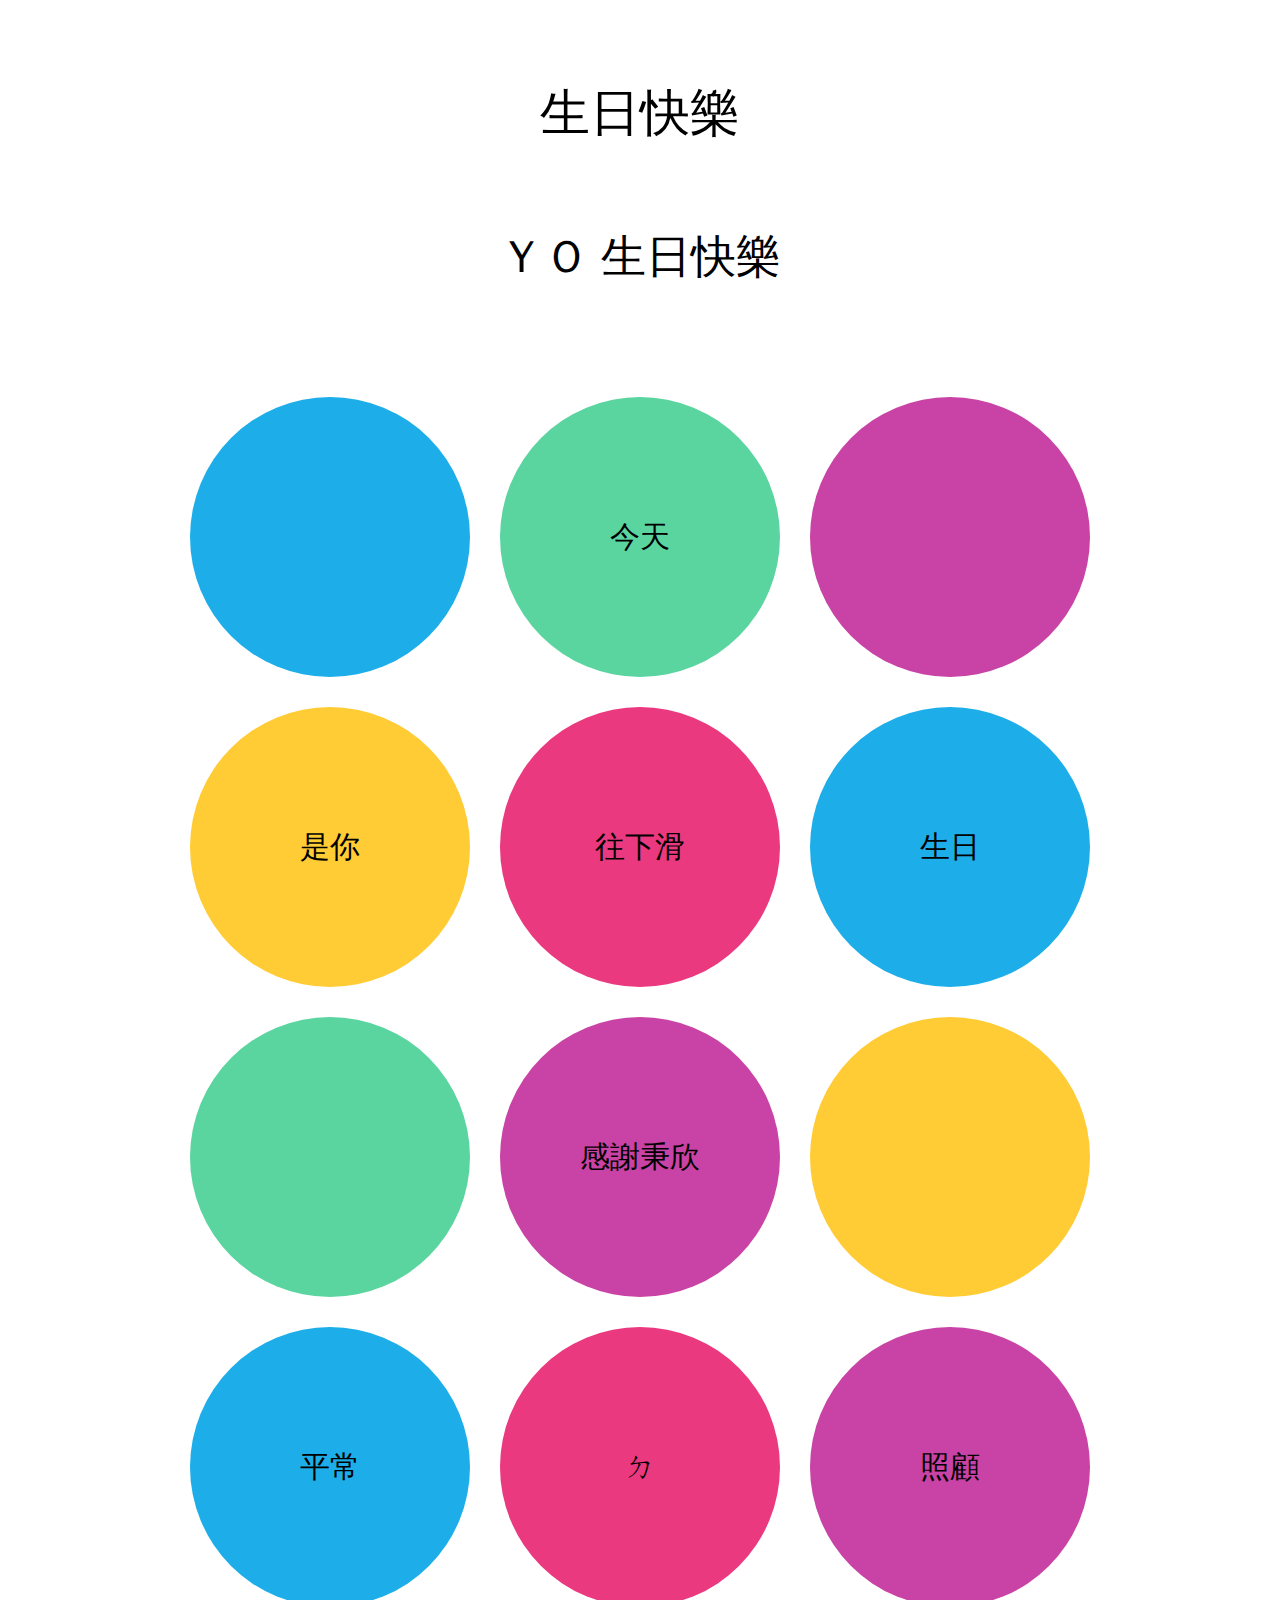
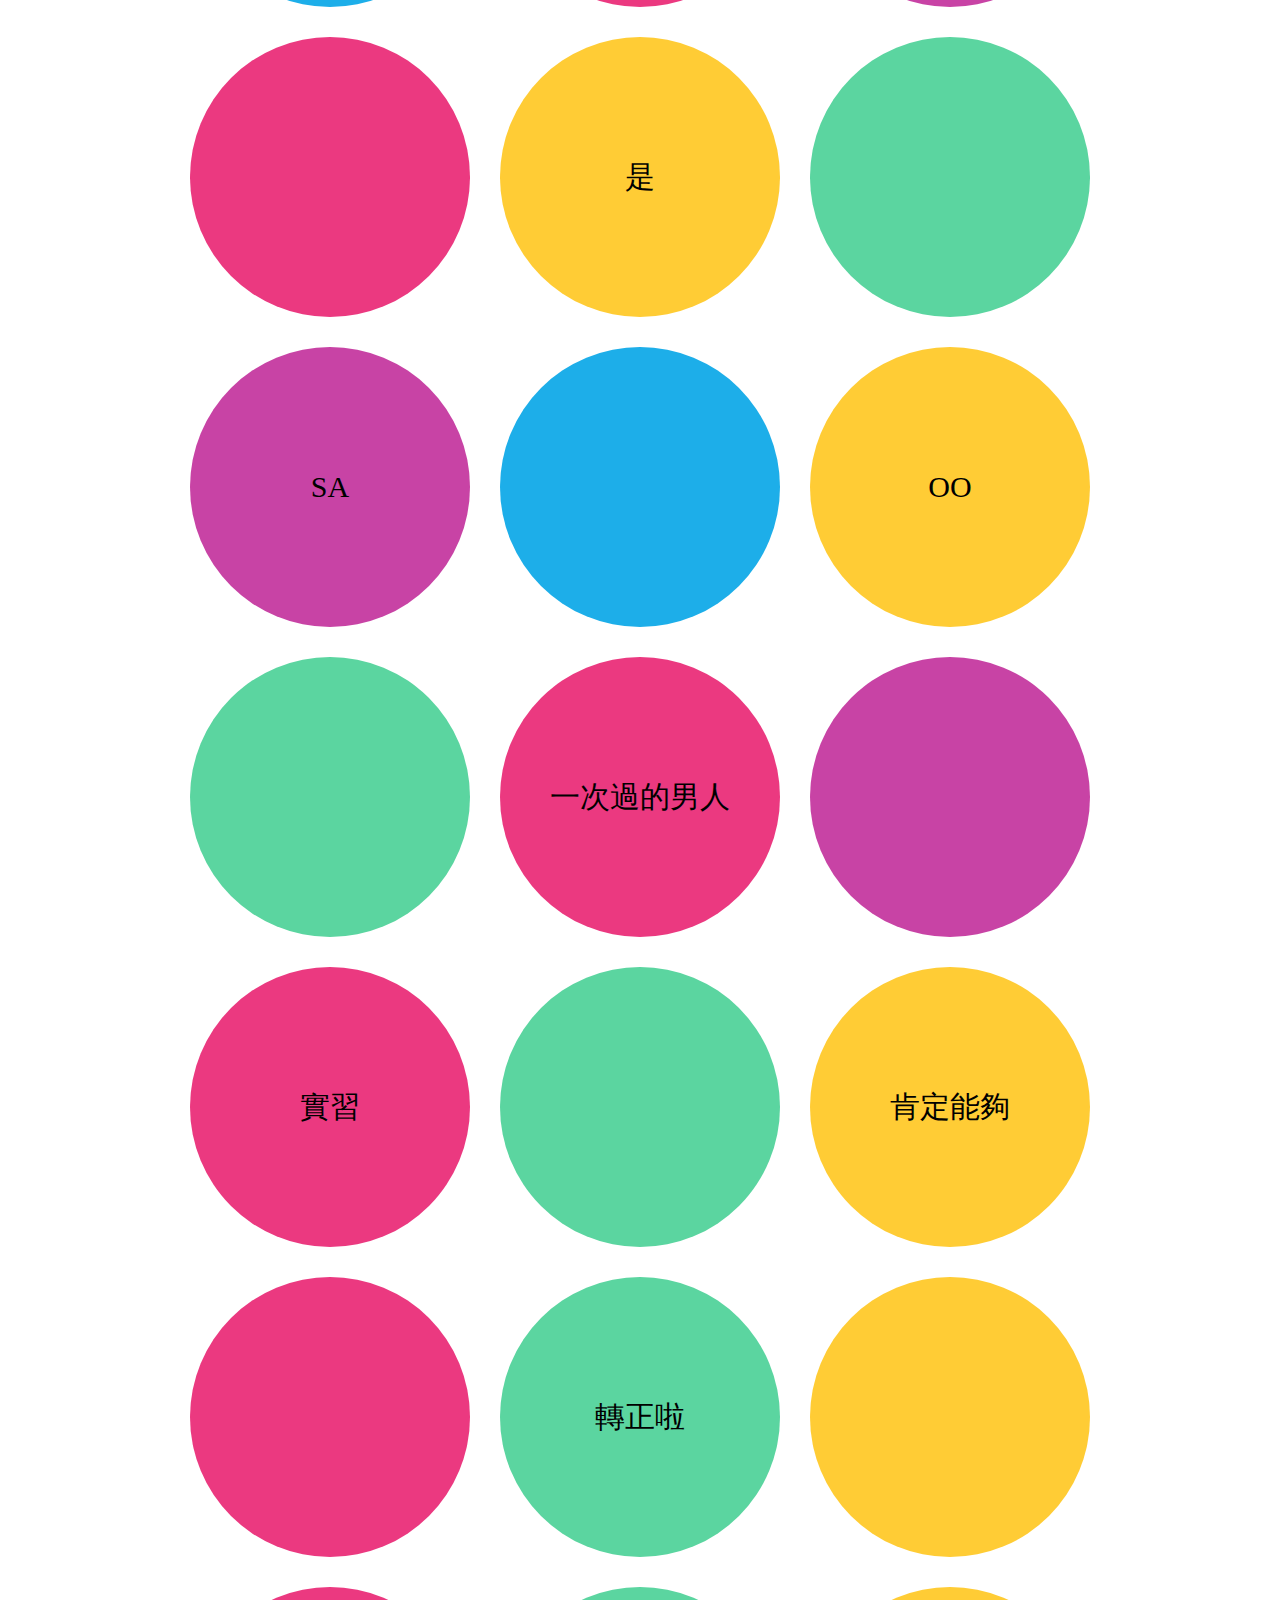
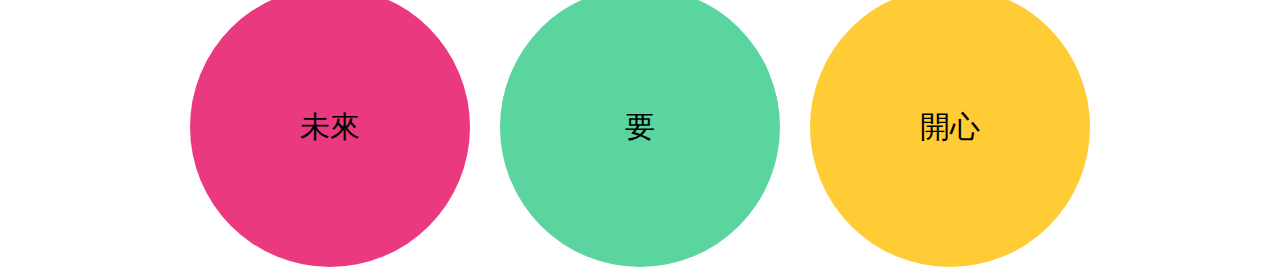
<file: Birthday.html>
<!DOCTYPE html>
<html>
  <head>
    <meta charset="utf-8" />
    <title>肯定是祝你生日快樂</title>
    <link rel="stylesheet" href="https://cdnjs.cloudflare.com/ajax/libs/animate.css/3.7.2/animate.min.css">
    <style type="text/css">
      body {
        overflow-x: hidden;
        font-family: "Microsoft Yahei";
      }
      body h1 {
        width: 100%;
        margin: 80px 0;
        font-size: 50px;
        font-weight: 500;
        text-align: center;
      }
      body h2 {
        width: 100%;
        margin: 80px 0;
        font-size: 45px;
        font-weight: 500;
        text-align: center;
      }
      body .txt {
        margin: 80px 0;
        font-size: 16px;
        text-align: center;
      }
      .dowebok {
        margin: 0 auto;
      }
      .dowebok ul {
        list-style-type: none;
      }
      .dowebok .m_list {
        font-size: 0;
        text-align: center;
      }
      .dowebok .wow {
        display: inline-block;
        width: 280px;
        height: 280px;
        margin: 30px 15px 0;
        border-radius: 50%;
        font: 30px/280px "Microsoft Yahei";
        vertical-align: top;
        *display: inline;
        zoom: 1;
      }
      .bg-green {
        background: #5bd5a0;
      }
      .bg-blue {
        background: #1daee9;
      }
      .bg-purple {
        background: #c843a5;
      }
      .bg-red {
        background: #eb3980;
      }
      .bg-yellow {
        background: #ffcc35;
      }
    </style>
  </head>
  <body>
    <h1>生日快樂</h1>
    <!-- 你看到註解了? 解決隱藏彩蛋2 生日快樂  -->
    <h2>ＹＯ 生日快樂</h2>
    <p class="txt"></p>
    <div class="dowebok">
      <div class="m_list">
        <div class="wow rollIn bg-blue"></div>
        <div class="wow bounceInDown bg-green">今天</div>
        <div class="wow lightSpeedIn bg-purple"></div>
      </div>
      <div class="m_list">
        <div class="wow rollIn bg-yellow" data-wow-delay="0.5s">是你</div>
        <div
          class="wow pulse bg-red"
          data-wow-iteration="5"
          data-wow-duration="0.15s"
        >往下滑</div>
        <div class="wow bounceInRight bg-blue">生日</div>
      </div>
      <div class="m_list">
        <div class="wow bounceInLeft bg-green"></div>
        <div class="wow flipInX bg-purple">感謝秉欣</div>
        <div class="wow bounceInRight bg-yellow"></div>
      </div>
      <div class="m_list">
        <div class="wow rollIn bg-blue">平常</div>
        <div
          class="wow shake bg-red"
          data-wow-iteration="5"ㄉ
          data-wow-duration="0.15s"
        >ㄉ</div>
        <div class="wow swing bg-purple" data-wow-iteration="2">照顧</div>
      </div>
      <div class="m_list">
        <div class="wow rollIn bg-red"></div>
        <div class="wow bounceInU bg-yellow" data-wow-delay="0.5s"  data-wow-duration="0.15s">是</div>
        <div
          class="wow lightSpeedIn bg-green"
          data-wow-delay="0.5s"
        ></div>
      </div>
      <div class="m_list">
        <div class="wow bounceInLeft bg-purple">SA</div>
        <div
          class="wow pulse bg-blue"
          data-wow-iteration="5"
          data-wow-duration="0.25s"
        ></div>
        <div class="wow lightSpeedIn bg-yellow">OO</div>
      </div>
      <div class="m_list">
        <div
          class="wow bg-green"
          data-wow-iteration="8"
          data-wow-duration="0.15s"
        ></div>
        <div class="wow rollIn bg-red">一次過的男人</div>
        <div class="wow bounceInRight bg-purple"></div>
      </div>
      <div class="m_list">
        <div class="wow rollIn bg-red" data-wow-delay="0.5s">
          實習
        </div>
        <div class="wow bounceInDown bg-green" data-wow-delay="1s"></div>
        <div class="wow bounceInRight bg-yellow" data-wow-delay="1.5s">
          肯定能夠
        </div>
      </div>
      <div class="m_list">
        <div class="wow rotateIn bg-red" data-wow-delay="0.5s"></div>
        <div class="wow bounceInDown bg-green" data-wow-delay="2s">轉正啦</div>
        <div class="wow fadeInUpBig bg-yellow" data-wow-delay="1.5s"></div>
      </div>
      <div class="m_list">
        <div class="wow bounceInDown bg-red" data-wow-delay="1.5s">未來</div>
        <div class="wow bounceInDown bg-green" data-wow-delay="1.7s">要</div>
        <div class="wow fadeInUpBig bg-yellow" data-wow-delay="1.5s">開心</div>
      </div>
    </div>
    <script src="https://cdnjs.cloudflare.com/ajax/libs/wow/1.1.2/wow.min.js" integrity="sha512-Eak/29OTpb36LLo2r47IpVzPBLXnAMPAVypbSZiZ4Qkf8p/7S/XRG5xp7OKWPPYfJT6metI+IORkR5G8F900+g==" crossorigin="anonymous" referrerpolicy="no-referrer"></script>
    <script>
      new WOW().init();
      console.log(
      "%c小彩蛋1 生日快樂！！！！",
      "color:#FF4500	;font-size: 24px;font-weight: bold;text-decoration: underline;"
    );
    </script>
  </body>
</html>
</file>
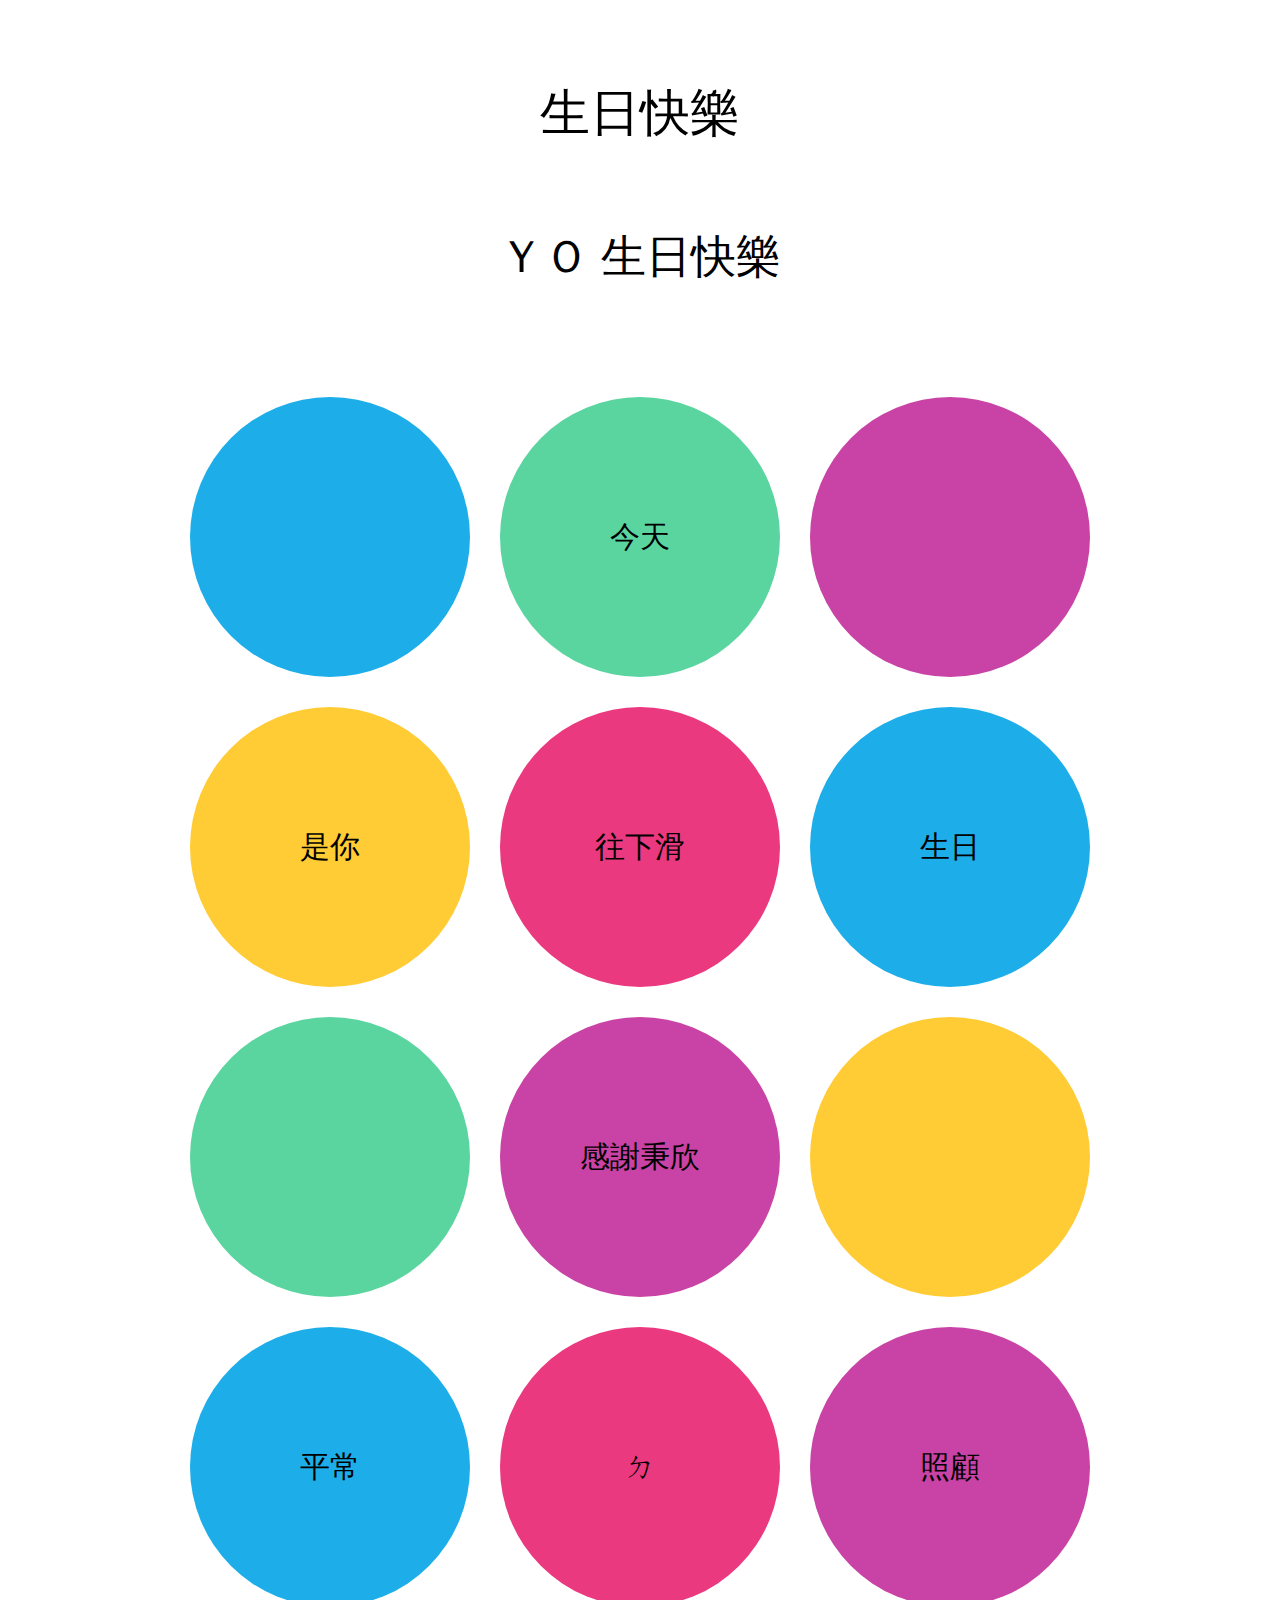
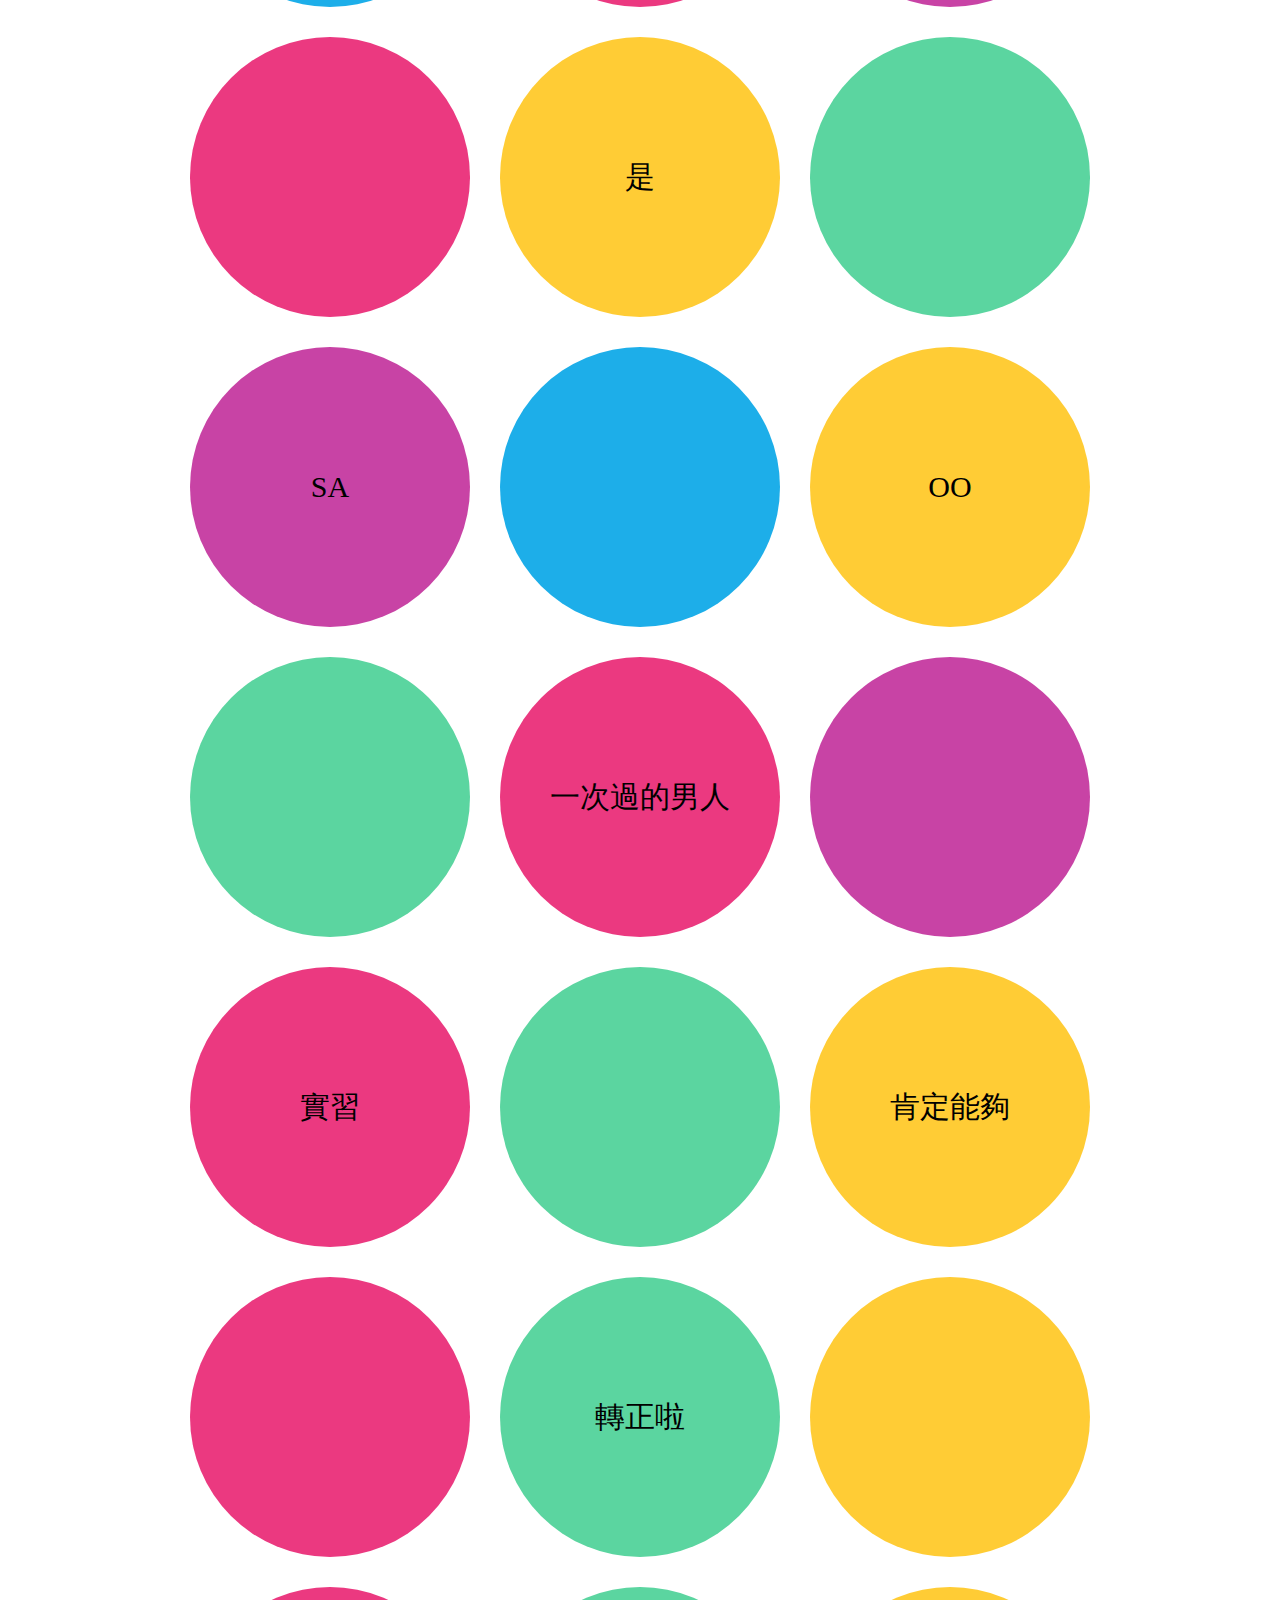
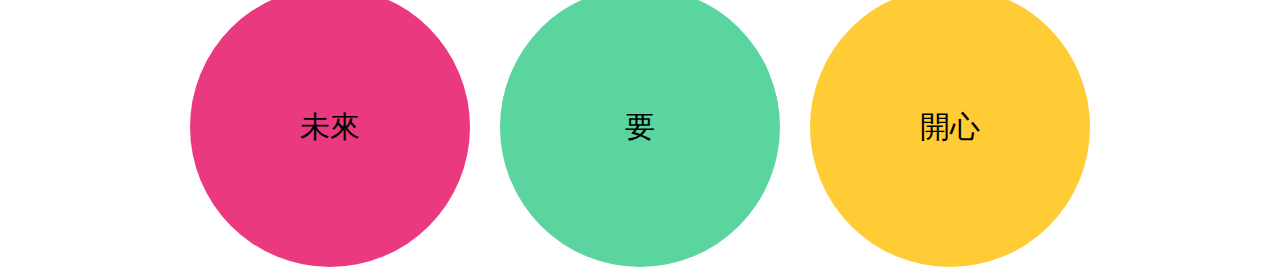
<file: birthday/Birthday.html>
<!DOCTYPE html>
<html>
  <head>
    <meta charset="utf-8" />
    <title>肯定是祝你生日快樂</title>
    <link rel="stylesheet" href="https://cdnjs.cloudflare.com/ajax/libs/animate.css/3.7.2/animate.min.css">
    <style type="text/css">
      body {
        overflow-x: hidden;
        font-family: "Microsoft Yahei";
      }
      body h1 {
        width: 100%;
        margin: 80px 0;
        font-size: 50px;
        font-weight: 500;
        text-align: center;
      }
      body h2 {
        width: 100%;
        margin: 80px 0;
        font-size: 45px;
        font-weight: 500;
        text-align: center;
      }
      body .txt {
        margin: 80px 0;
        font-size: 16px;
        text-align: center;
      }
      .dowebok {
        margin: 0 auto;
      }
      .dowebok ul {
        list-style-type: none;
      }
      .dowebok .m_list {
        font-size: 0;
        text-align: center;
      }
      .dowebok .wow {
        display: inline-block;
        width: 280px;
        height: 280px;
        margin: 30px 15px 0;
        border-radius: 50%;
        font: 30px/280px "Microsoft Yahei";
        vertical-align: top;
        *display: inline;
        zoom: 1;
      }
      .bg-green {
        background: #5bd5a0;
      }
      .bg-blue {
        background: #1daee9;
      }
      .bg-purple {
        background: #c843a5;
      }
      .bg-red {
        background: #eb3980;
      }
      .bg-yellow {
        background: #ffcc35;
      }
    </style>
  </head>
  <body>
    <h1>生日快樂</h1>
    <!-- 你看到註解了? 解決隱藏彩蛋2 生日快樂  -->
    <h2>ＹＯ 生日快樂</h2>
    <p class="txt"></p>
    <div class="dowebok">
      <div class="m_list">
        <div class="wow rollIn bg-blue"></div>
        <div class="wow bounceInDown bg-green">今天</div>
        <div class="wow lightSpeedIn bg-purple"></div>
      </div>
      <div class="m_list">
        <div class="wow rollIn bg-yellow" data-wow-delay="0.5s">是你</div>
        <div
          class="wow pulse bg-red"
          data-wow-iteration="5"
          data-wow-duration="0.15s"
        >往下滑</div>
        <div class="wow bounceInRight bg-blue">生日</div>
      </div>
      <div class="m_list">
        <div class="wow bounceInLeft bg-green"></div>
        <div class="wow flipInX bg-purple">感謝秉欣</div>
        <div class="wow bounceInRight bg-yellow"></div>
      </div>
      <div class="m_list">
        <div class="wow rollIn bg-blue">平常</div>
        <div
          class="wow shake bg-red"
          data-wow-iteration="5"ㄉ
          data-wow-duration="0.15s"
        >ㄉ</div>
        <div class="wow swing bg-purple" data-wow-iteration="2">照顧</div>
      </div>
      <div class="m_list">
        <div class="wow rollIn bg-red"></div>
        <div class="wow bounceInU bg-yellow" data-wow-delay="0.5s"  data-wow-duration="0.15s">是</div>
        <div
          class="wow lightSpeedIn bg-green"
          data-wow-delay="0.5s"
        ></div>
      </div>
      <div class="m_list">
        <div class="wow bounceInLeft bg-purple">SA</div>
        <div
          class="wow pulse bg-blue"
          data-wow-iteration="5"
          data-wow-duration="0.25s"
        ></div>
        <div class="wow lightSpeedIn bg-yellow">OO</div>
      </div>
      <div class="m_list">
        <div
          class="wow bg-green"
          data-wow-iteration="8"
          data-wow-duration="0.15s"
        ></div>
        <div class="wow rollIn bg-red">一次過的男人</div>
        <div class="wow bounceInRight bg-purple"></div>
      </div>
      <div class="m_list">
        <div class="wow rollIn bg-red" data-wow-delay="0.5s">
          實習
        </div>
        <div class="wow bounceInDown bg-green" data-wow-delay="1s"></div>
        <div class="wow bounceInRight bg-yellow" data-wow-delay="1.5s">
          肯定能夠
        </div>
      </div>
      <div class="m_list">
        <div class="wow rotateIn bg-red" data-wow-delay="0.5s"></div>
        <div class="wow bounceInDown bg-green" data-wow-delay="2s">轉正啦</div>
        <div class="wow fadeInUpBig bg-yellow" data-wow-delay="1.5s"></div>
      </div>
      <div class="m_list">
        <div class="wow bounceInDown bg-red" data-wow-delay="2.5s">未來</div>
        <div class="wow bounceInDown bg-green" data-wow-delay="2.7s">要</div>
        <div class="wow bounceInRight bg-yellow" data-wow-delay="3.1s">開心</div>
      </div>
    </div>
    <script src="https://cdnjs.cloudflare.com/ajax/libs/wow/1.1.2/wow.min.js" integrity="sha512-Eak/29OTpb36LLo2r47IpVzPBLXnAMPAVypbSZiZ4Qkf8p/7S/XRG5xp7OKWPPYfJT6metI+IORkR5G8F900+g==" crossorigin="anonymous" referrerpolicy="no-referrer"></script>
    <script>
      new WOW().init();
      console.log(
      "%c小彩蛋1 生日快樂！！！！",
      "color:#FF4500	;font-size: 24px;font-weight: bold;text-decoration: underline;"
    );
    </script>
  </body>
</html>
</file>
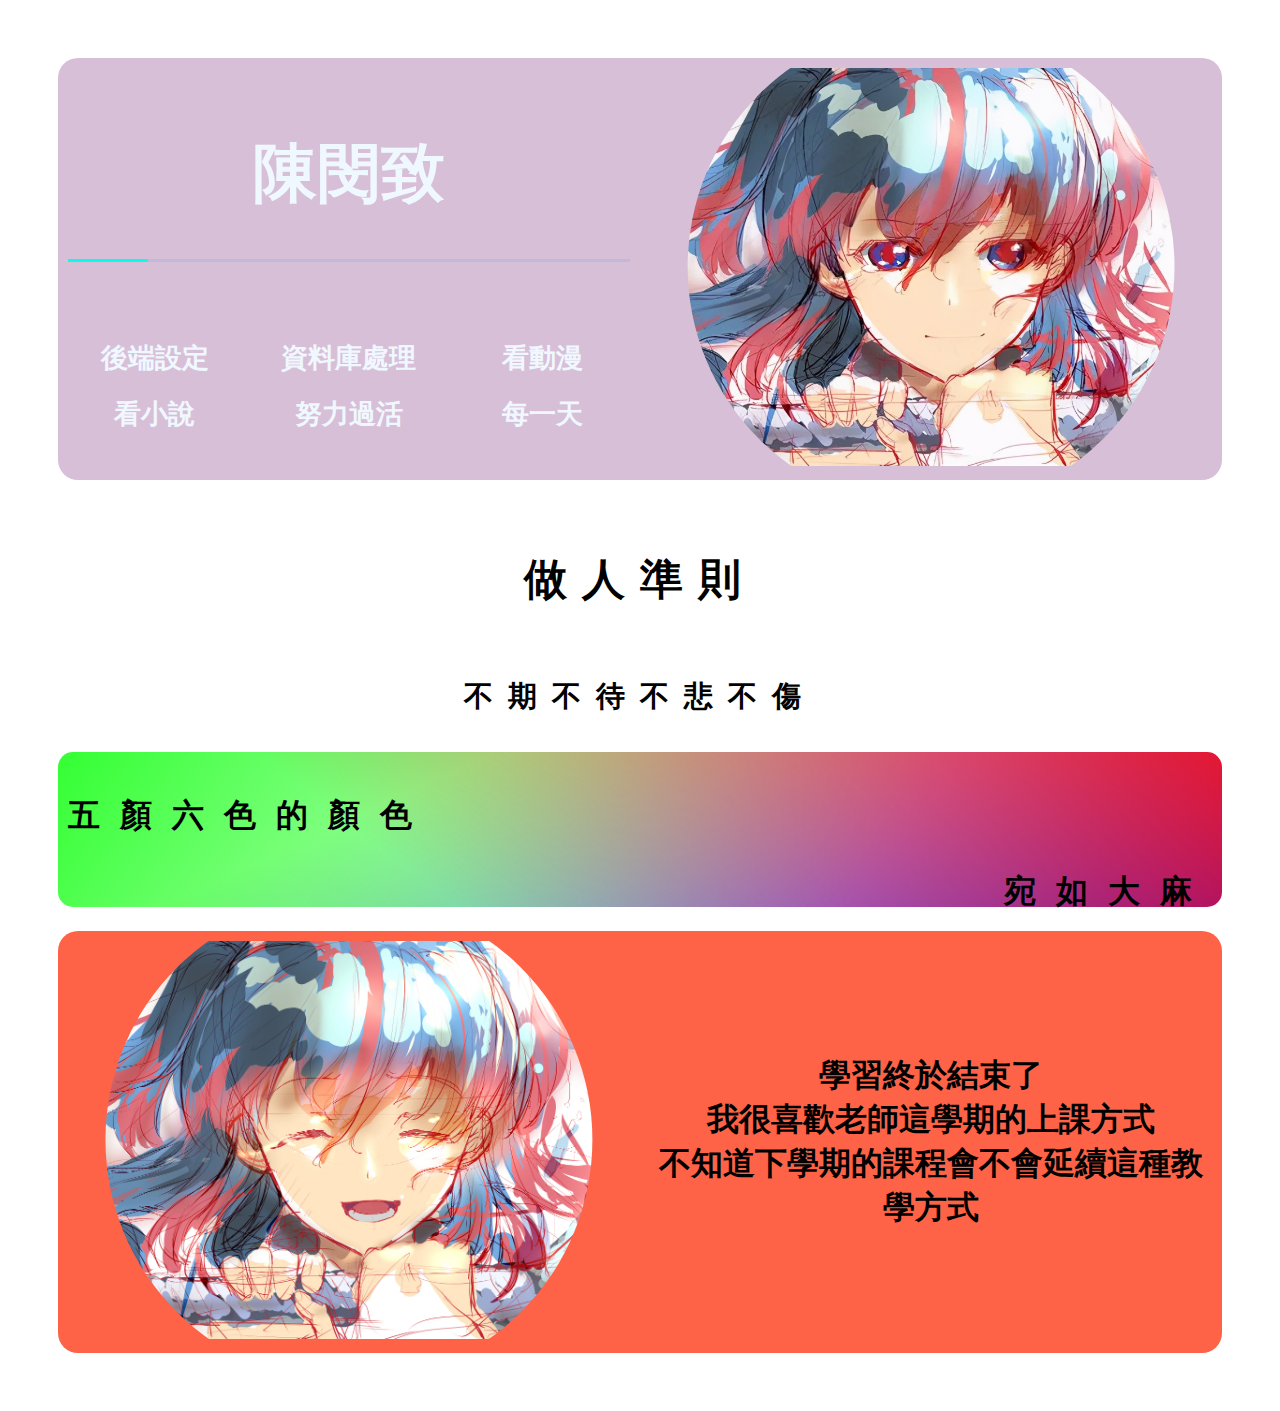
<file: cover/cover.html>
<!DOCTYPE html>
<html lang="en">

<head>
    <meta charset="UTF-8">
    <meta http-equiv="X-UA-Compatible" content="IE=edge">
    <meta name="viewport" content="width=device-width, initial-scale=1.0">
    <title>Cover</title>
    <link rel="stylesheet" href="style.css">
</head>

<body>
    <!-- SHOW -->
    <main>
        <div id="maintext">
            <h1>陳閔致</h1>
            <hr class="progress">
        </div>

        <div id="Peopleimg">
            <img src="img/1.jpg" alt="">
        </div>

        <div id="skills">

            <div class="grids">
                <div class="skill">後端設定</div>
                <div class="skill">資料庫處理</div>
                <div class="skill">看動漫</div>
                <div class="skill">看小說</div>
                <div class="skill">努力過活</div>
                <div class="skill">每一天</div>
            </div>
        </div>



    </main>


    <section id="meesage">
        <h2>做人準則</h2>
        <br>
        <b>不期不待不悲不傷</b>
        <b></b>
    </section>

    <section id="twomeesage">
        <p>五顏六色的顏色</p>
        <p id="god">宛如大麻</p>
    </section>

    <section id="end">
        <div>
            <img src="img/2.jpg" alt="">
        </div>
        <div class="text">
            學習終於結束了 <br>
            我很喜歡老師這學期的上課方式 <br>
            不知道下學期的課程會不會延續這種教學方式<br>
        </div>
    </section>

</body>

</html>
</file>
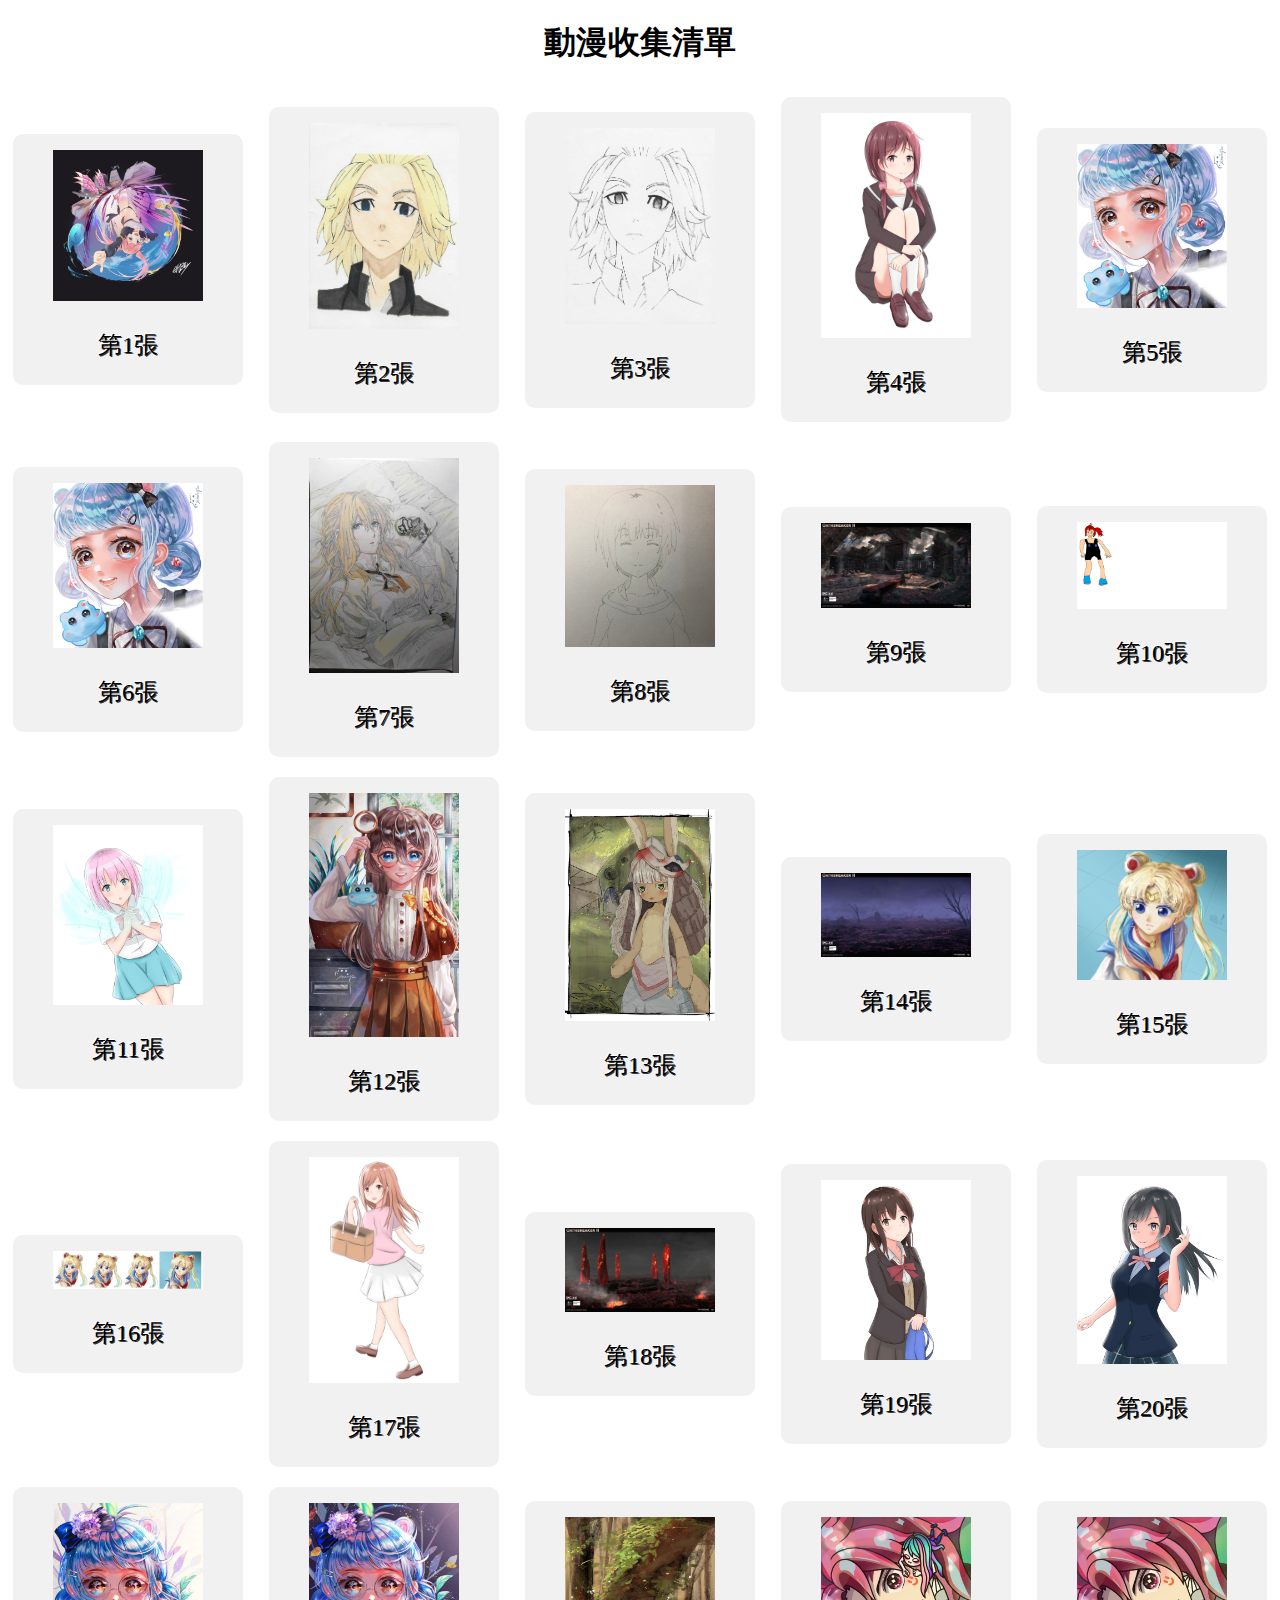
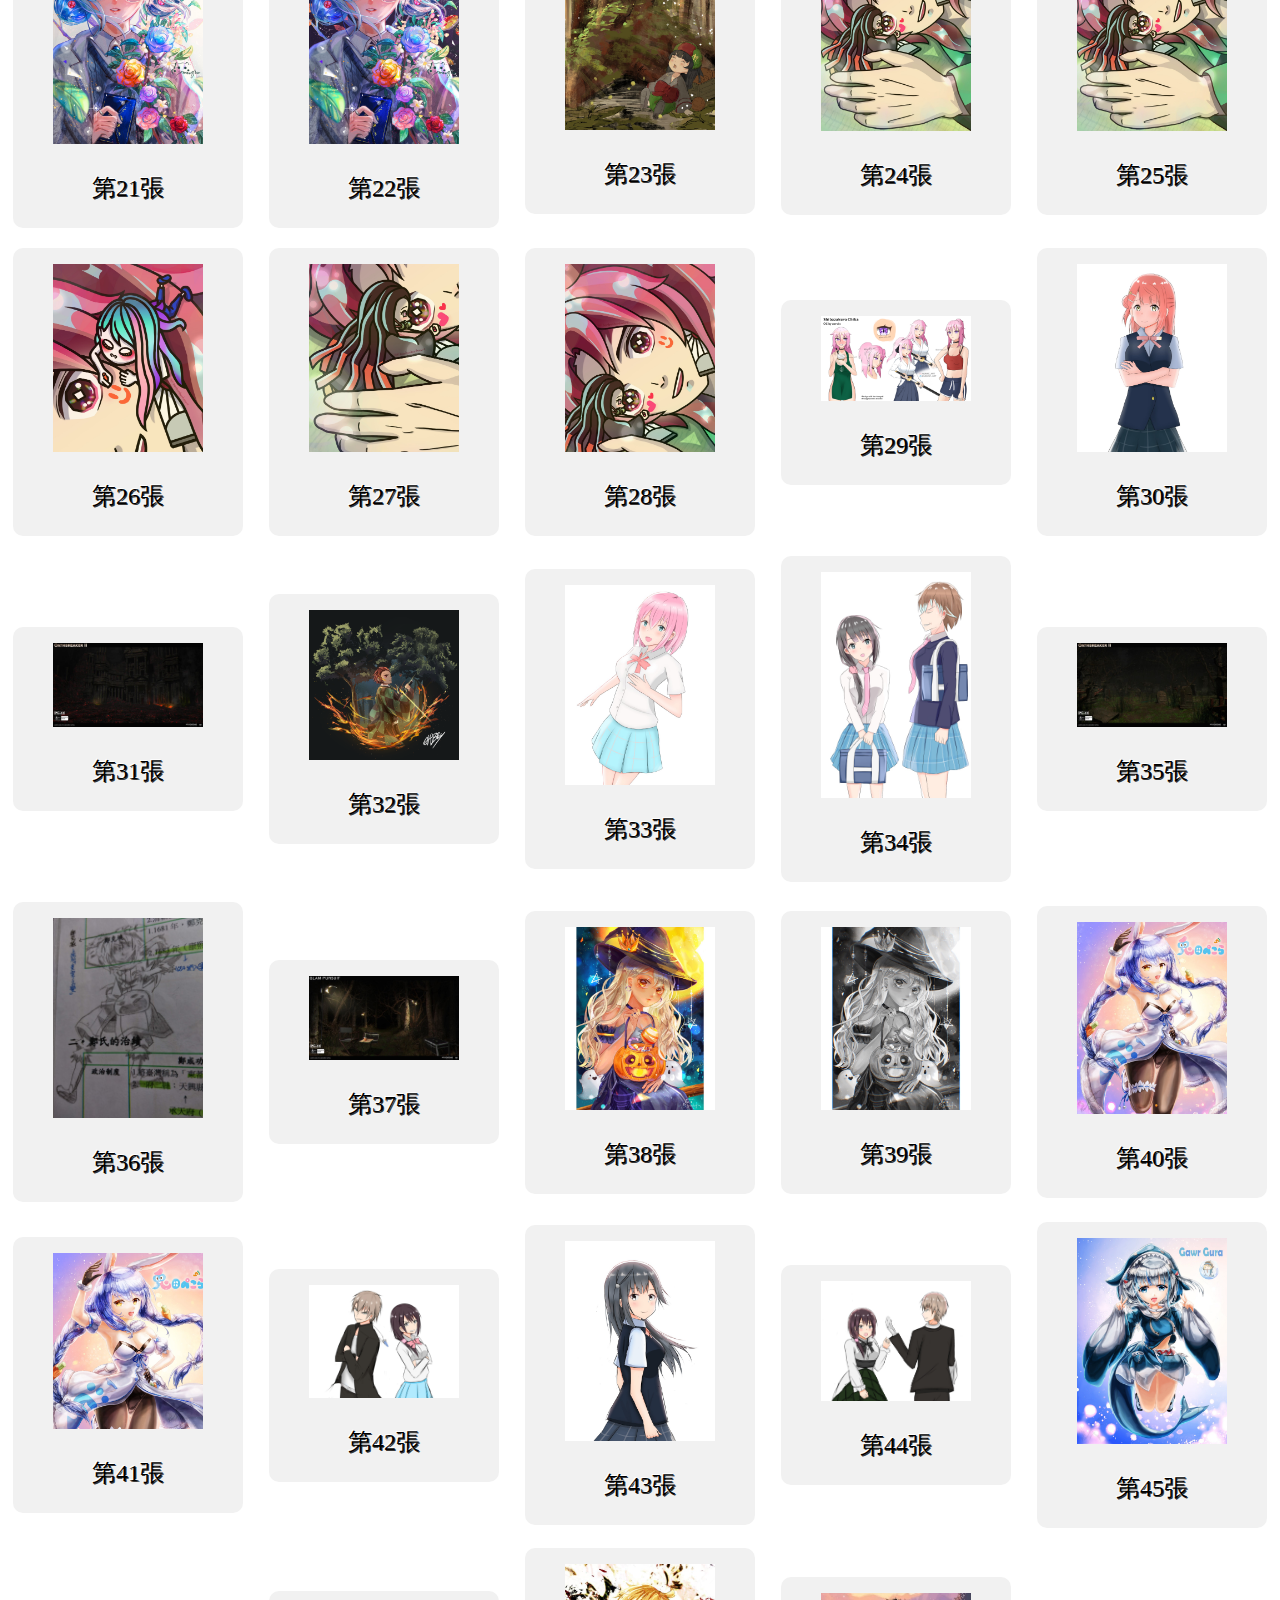
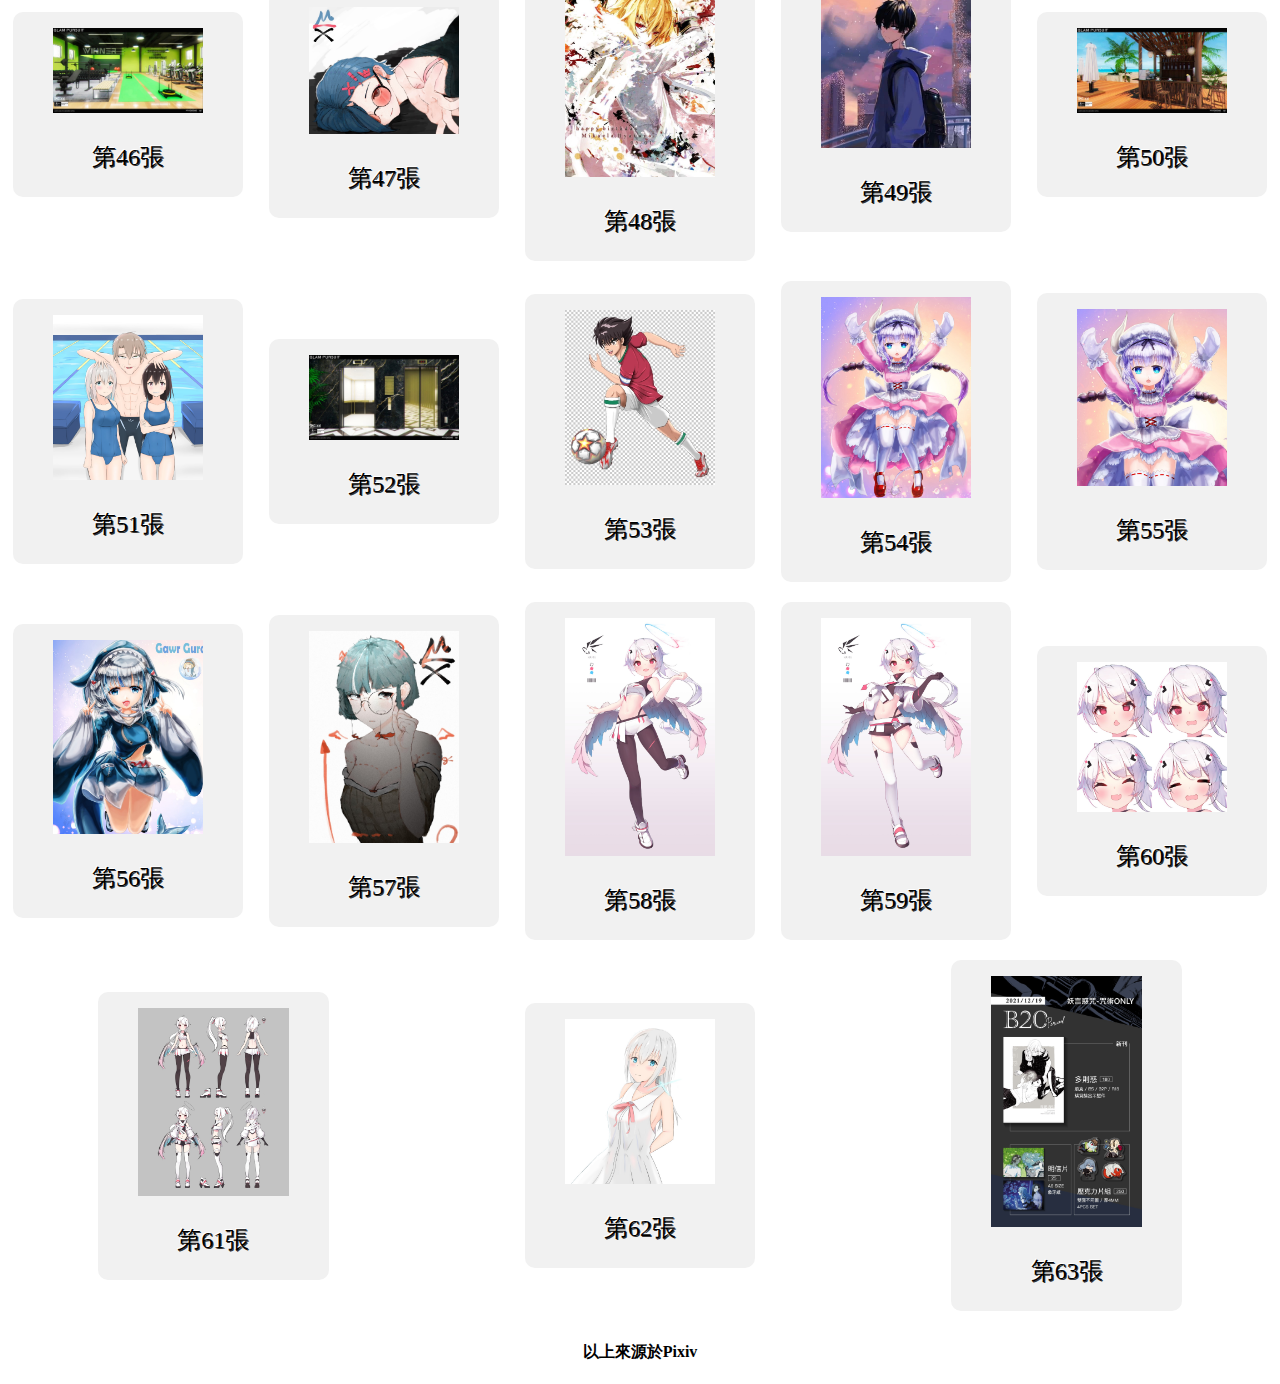
<file: list/list.html>
<!DOCTYPE html>
<html lang="en">

<head>
    <meta charset="UTF-8">
    <meta http-equiv="X-UA-Compatible" content="IE=edge">
    <meta name="viewport" content="width=device-width, initial-scale=1.0">
    <title>動漫</title>
    <link rel="stylesheet" href="style.css">
</head>

<body>

    <header>
        <h1>動漫收集清單</h1>
    </header>

    <!-- imgs -->
    <section>
        <div class="boxs">
            <div class="box">
                <figure>
                    <img src="img/1.png" alt="1">
                    <p class="text">第1張</p>
                    </img>
                </figure>
            </div>
            <div class="box">
                <figure>
                    <img src="img/2.png" alt="2">
                    <p class="text">第2張</p>
                    </img>
                </figure>
            </div>
            <div class="box">
                <figure>
                    <img src="img/3.png" alt="3">
                    <p class="text">第3張</p>
                    </img>
                </figure>
            </div>
            <div class="box">
                <figure>
                    <img src="img/4.png" alt="4">
                    <p class="text">第4張</p>
                    </img>
                </figure>
            </div>
            <div class="box">
                <figure>
                    <img src="img/5.png" alt="5">
                    <p class="text">第5張</p>
                    </img>
                </figure>
            </div>
            <div class="box">
                <figure>
                    <img src="img/6.png" alt="6">
                    <p class="text">第6張</p>
                    </img>
                </figure>
            </div>
            <div class="box">
                <figure>
                    <img src="img/7.png" alt="7">
                    <p class="text">第7張</p>
                    </img>
                </figure>
            </div>
            <div class="box">
                <figure>
                    <img src="img/8.png" alt="8">
                    <p class="text">第8張</p>
                    </img>
                </figure>
            </div>
            <div class="box">
                <figure>
                    <img src="img/9.png" alt="9">
                    <p class="text">第9張</p>
                    </img>
                </figure>
            </div>
            <div class="box">
                <figure>
                    <img src="img/10.png" alt="10">
                    <p class="text">第10張</p>
                    </img>
                </figure>
            </div>
            <div class="box">
                <figure>
                    <img src="img/11.png" alt="11">
                    <p class="text">第11張</p>
                    </img>
                </figure>
            </div>
            <div class="box">
                <figure>
                    <img src="img/12.png" alt="12">
                    <p class="text">第12張</p>
                    </img>
                </figure>
            </div>
            <div class="box">
                <figure>
                    <img src="img/13.png" alt="13">
                    <p class="text">第13張</p>
                    </img>
                </figure>
            </div>
            <div class="box">
                <figure>
                    <img src="img/14.png" alt="14">
                    <p class="text">第14張</p>
                    </img>
                </figure>
            </div>
            <div class="box">
                <figure>
                    <img src="img/15.png" alt="15">
                    <p class="text">第15張</p>
                    </img>
                </figure>
            </div>
            <div class="box">
                <figure>
                    <img src="img/16.png" alt="16">
                    <p class="text">第16張</p>
                    </img>
                </figure>
            </div>
            <div class="box">
                <figure>
                    <img src="img/17.png" alt="17">
                    <p class="text">第17張</p>
                    </img>
                </figure>
            </div>
            <div class="box">
                <figure>
                    <img src="img/18.png" alt="18">
                    <p class="text">第18張</p>
                    </img>
                </figure>
            </div>
            <div class="box">
                <figure>
                    <img src="img/19.png" alt="19">
                    <p class="text">第19張</p>
                    </img>
                </figure>
            </div>
            <div class="box">
                <figure>
                    <img src="img/20.png" alt="20">
                    <p class="text">第20張</p>
                    </img>
                </figure>
            </div>
            <div class="box">
                <figure>
                    <img src="img/21.png" alt="21">
                    <p class="text">第21張</p>
                    </img>
                </figure>
            </div>
            <div class="box">
                <figure>
                    <img src="img/22.png" alt="22">
                    <p class="text">第22張</p>
                    </img>
                </figure>
            </div>
            <div class="box">
                <figure>
                    <img src="img/23.png" alt="23">
                    <p class="text">第23張</p>
                    </img>
                </figure>
            </div>
            <div class="box">
                <figure>
                    <img src="img/24.png" alt="24">
                    <p class="text">第24張</p>
                    </img>
                </figure>
            </div>
            <div class="box">
                <figure>
                    <img src="img/25.png" alt="25">
                    <p class="text">第25張</p>
                    </img>
                </figure>
            </div>
            <div class="box">
                <figure>
                    <img src="img/26.png" alt="26">
                    <p class="text">第26張</p>
                    </img>
                </figure>
            </div>
            <div class="box">
                <figure>
                    <img src="img/27.png" alt="27">
                    <p class="text">第27張</p>
                    </img>
                </figure>
            </div>
            <div class="box">
                <figure>
                    <img src="img/28.png" alt="28">
                    <p class="text">第28張</p>
                    </img>
                </figure>
            </div>
            <div class="box">
                <figure>
                    <img src="img/29.png" alt="29">
                    <p class="text">第29張</p>
                    </img>
                </figure>
            </div>
            <div class="box">
                <figure>
                    <img src="img/30.png" alt="30">
                    <p class="text">第30張</p>
                    </img>
                </figure>
            </div>
            <div class="box">
                <figure>
                    <img src="img/31.png" alt="31">
                    <p class="text">第31張</p>
                    </img>
                </figure>
            </div>
            <div class="box">
                <figure>
                    <img src="img/32.png" alt="32">
                    <p class="text">第32張</p>
                    </img>
                </figure>
            </div>
            <div class="box">
                <figure>
                    <img src="img/33.png" alt="33">
                    <p class="text">第33張</p>
                    </img>
                </figure>
            </div>
            <div class="box">
                <figure>
                    <img src="img/34.png" alt="34">
                    <p class="text">第34張</p>
                    </img>
                </figure>
            </div>
            <div class="box">
                <figure>
                    <img src="img/35.png" alt="35">
                    <p class="text">第35張</p>
                    </img>
                </figure>
            </div>
            <div class="box">
                <figure>
                    <img src="img/36.png" alt="36">
                    <p class="text">第36張</p>
                    </img>
                </figure>
            </div>
            <div class="box">
                <figure>
                    <img src="img/37.png" alt="37">
                    <p class="text">第37張</p>
                    </img>
                </figure>
            </div>
            <div class="box">
                <figure>
                    <img src="img/38.png" alt="38">
                    <p class="text">第38張</p>
                    </img>
                </figure>
            </div>
            <div class="box">
                <figure>
                    <img src="img/39.png" alt="39">
                    <p class="text">第39張</p>
                    </img>
                </figure>
            </div>
            <div class="box">
                <figure>
                    <img src="img/40.png" alt="40">
                    <p class="text">第40張</p>
                    </img>
                </figure>
            </div>
            <div class="box">
                <figure>
                    <img src="img/41.png" alt="41">
                    <p class="text">第41張</p>
                    </img>
                </figure>
            </div>
            <div class="box">
                <figure>
                    <img src="img/42.png" alt="42">
                    <p class="text">第42張</p>
                    </img>
                </figure>
            </div>
            <div class="box">
                <figure>
                    <img src="img/43.png" alt="43">
                    <p class="text">第43張</p>
                    </img>
                </figure>
            </div>
            <div class="box">
                <figure>
                    <img src="img/44.png" alt="44">
                    <p class="text">第44張</p>
                    </img>
                </figure>
            </div>
            <div class="box">
                <figure>
                    <img src="img/45.png" alt="45">
                    <p class="text">第45張</p>
                    </img>
                </figure>
            </div>
            <div class="box">
                <figure>
                    <img src="img/46.png" alt="46">
                    <p class="text">第46張</p>
                    </img>
                </figure>
            </div>
            <div class="box">
                <figure>
                    <img src="img/47.png" alt="47">
                    <p class="text">第47張</p>
                    </img>
                </figure>
            </div>
            <div class="box">
                <figure>
                    <img src="img/48.png" alt="48">
                    <p class="text">第48張</p>
                    </img>
                </figure>
            </div>
            <div class="box">
                <figure>
                    <img src="img/49.png" alt="49">
                    <p class="text">第49張</p>
                    </img>
                </figure>
            </div>
            <div class="box">
                <figure>
                    <img src="img/50.png" alt="50">
                    <p class="text">第50張</p>
                    </img>
                </figure>
            </div>
            <div class="box">
                <figure>
                    <img src="img/51.png" alt="51">
                    <p class="text">第51張</p>
                    </img>
                </figure>
            </div>
            <div class="box">
                <figure>
                    <img src="img/52.png" alt="52">
                    <p class="text">第52張</p>
                    </img>
                </figure>
            </div>
            <div class="box">
                <figure>
                    <img src="img/53.png" alt="53">
                    <p class="text">第53張</p>
                    </img>
                </figure>
            </div>
            <div class="box">
                <figure>
                    <img src="img/54.png" alt="54">
                    <p class="text">第54張</p>
                    </img>
                </figure>
            </div>
            <div class="box">
                <figure>
                    <img src="img/55.png" alt="55">
                    <p class="text">第55張</p>
                    </img>
                </figure>
            </div>
            <div class="box">
                <figure>
                    <img src="img/56.png" alt="56">
                    <p class="text">第56張</p>
                    </img>
                </figure>
            </div>
            <div class="box">
                <figure>
                    <img src="img/57.png" alt="57">
                    <p class="text">第57張</p>
                    </img>
                </figure>
            </div>
            <div class="box">
                <figure>
                    <img src="img/58.png" alt="58">
                    <p class="text">第58張</p>
                    </img>
                </figure>
            </div>
            <div class="box">
                <figure>
                    <img src="img/59.png" alt="59">
                    <p class="text">第59張</p>
                    </img>
                </figure>
            </div>
            <div class="box">
                <figure>
                    <img src="img/60.png" alt="60">
                    <p class="text">第60張</p>
                    </img>
                </figure>
            </div>
            <div class="box">
                <figure>
                    <img src="img/61.png" alt="60">
                    <p class="text">第61張</p>
                    </img>
                </figure>
            </div>
            <div class="box">
                <figure>
                    <img src="img/62.png" alt="60">
                    <p class="text">第62張</p>
                    </img>
                </figure>
            </div>
            <div class="box">
                <figure>
                    <img src="img/63.png" alt="60">
                    <p class="text">第63張</p>
                    </img>
                </figure>
            </div>
       
        </div>
    </section>

    <!-- footer -->
    <footer>
        <h4>以上來源於Pixiv</h4>
    </footer>

</body>

</html>
</file>
<file: cover/style.css>
body {
    padding: 2%;
}

main {
    background-color: thistle;
    margin: 2%;
    display: grid;
    grid-gap: 20px;
    grid-template-columns: repeat(auto-fit, minmax(25vw, 1fr));
    padding: 10px;
    border-radius: 20px;
    justify-content: space-around;
}

#maintext {
    text-align: center;
    font-size: 2em;
    align-self: center;
    color: aliceblue;
}

#Peopleimg {
    align-self: center;
    grid-column: 2;
    grid-row: span 2;
    /* grid-column: 2; */
    /* background-image: url("img/1.jpg"); */
    /* background-position: 50%; */
}

#Peopleimg img {
    width: 100%;
    clip-path: circle(50% at 50% 50%);
}


#skills {
    grid-row: 2;
    color: aliceblue;
    font-size: 1.7em;
    font-weight: 900;
    text-align: center;
}

.grids {
    display: grid;
    grid-gap: 20px;
    grid-template-columns: repeat(auto-fit, minmax(150px, 1fr));

}

section {
    border-radius: 15px;
    padding: 10px;
    margin: 2%;
}

#meesage {
    /* background-color:tomato; */
    /* height: auto; */
    letter-spacing: 15px;
    text-align: center;
    font-size: 1.3em;
}

#twomeesage {
    height: 15vh;
    text-align: left;
    letter-spacing: 20px;
    font-size: 2em;
    font-weight: bold;
    /* linear-gradint ; */
    background: linear-gradient(217deg, rgba(255, 0, 0, .8), rgba(255, 0, 0, 0) 70.71%),
        linear-gradient(127deg, rgba(0, 255, 0, .8), rgba(50, 226, 50, 0) 70.71%),
        linear-gradient(336deg, rgba(0, 0, 255, .8), rgba(162, 255, 14, 0) 70.71%);
}

#god {
    text-align: right;
}

img {
    width: 100%;
    clip-path: circle(50% at 50% 50%);
}

#meesage {
    font-size: 1.8em;
}


#end {
    background-color: tomato;
    margin: 2%;
    display: grid;
    grid-gap: 20px;
    padding: 10px;
    border-radius: 20px;
    text-align: center;
    grid-template-columns: repeat(auto-fit, minmax(40vw, 1fr));
}

#endimg {
    grid-row: 2;
}

.text {
    width: 100%;
    font-weight: 700;
    font-size: 2em;
    align-items: center;
    display: flex;
    text-align: center;
}

@media (max-width: 736px) {

}
@media (max-width: 1200px) {
    #god{
        font-size: 1.3em;
    }
    .text{
        font-size: 1.5em;
    }
    #meesage {
        font-size: 1.3em;
    }

    #twomeesage {
        font-size: 1.2em;
    }

    #maintext {
        font-size: 1.2em;
    }

    #skills {
        grid-column: span 2;
    }

    #Peopleimg {
        grid-row: span 1;
    }
}



/* hr */
hr {
    size: 7;
    border: 0;
    clear: both;
    height: 3px;
    display: block;
    margin: 2.4rem auto;
    text-align: center;
    width: 100%;
}

/* -- Animated hr -- */

.progress {
    background: rgba(1, 124, 255, 0.1);
    height: 3px;
    overflow: hidden;
    position: relative;
}

.progress::before {
    animation-duration: 2s;
    animation-timing-function: ease;
    animation-iteration-count: infinite;
    animation-name: progress;
    background: rgb(2, 255, 234);
    content: "";
    display: block;
    height: 3px;
    position: absolute;
    width: 80px;
}

@keyframes progress {
    0% {
        transform: translateX(0px);
    }

    100% {
        transform: translateX(1440px);
    }
}
</file>
<file: list/style.css>
body {
    padding: 0;
    margin: 0;
    overflow-x: hidden;
    text-align: center;
}


.boxs {
    display: flex;
    justify-self: flex-start;
    justify-content: space-around;
    align-content: center;
    width: 100%;
    align-items: baseline;
    flex: 25%;
    flex-wrap: wrap;
}

.box {
    background-color: #f1f1f1;
    min-width: 15%;
    width: auto;
    max-width: 18%;
    margin: 10px;
    border-radius: 10px;
    align-self: center;
    align-items: baseline;
}

img {
    background-position: center;
    width: 100%;
}


.text {
    font-size: 1.5em;
    text-shadow: -1px -1px 0px rgb(255, 255, 255), 1px 1px 0px #383838;
}

@media (max-width: 375px) {
    .text {
        font-size: 10px;
    }

    .box {
        min-width: 66%;
    }
}

@media (max-width: 600px) {
    .text {
        font-size: 0.5em;
    }

    .box {
        min-width: 33%;
    }
}

@media (max-width: 1200px) {
    .box {
        min-width: 30%;
    }
}

.text:hover {
    color: #bd2130;
    font-weight: bold;
    transition: 0.5s;
    text-decoration: none;
}
</file>
